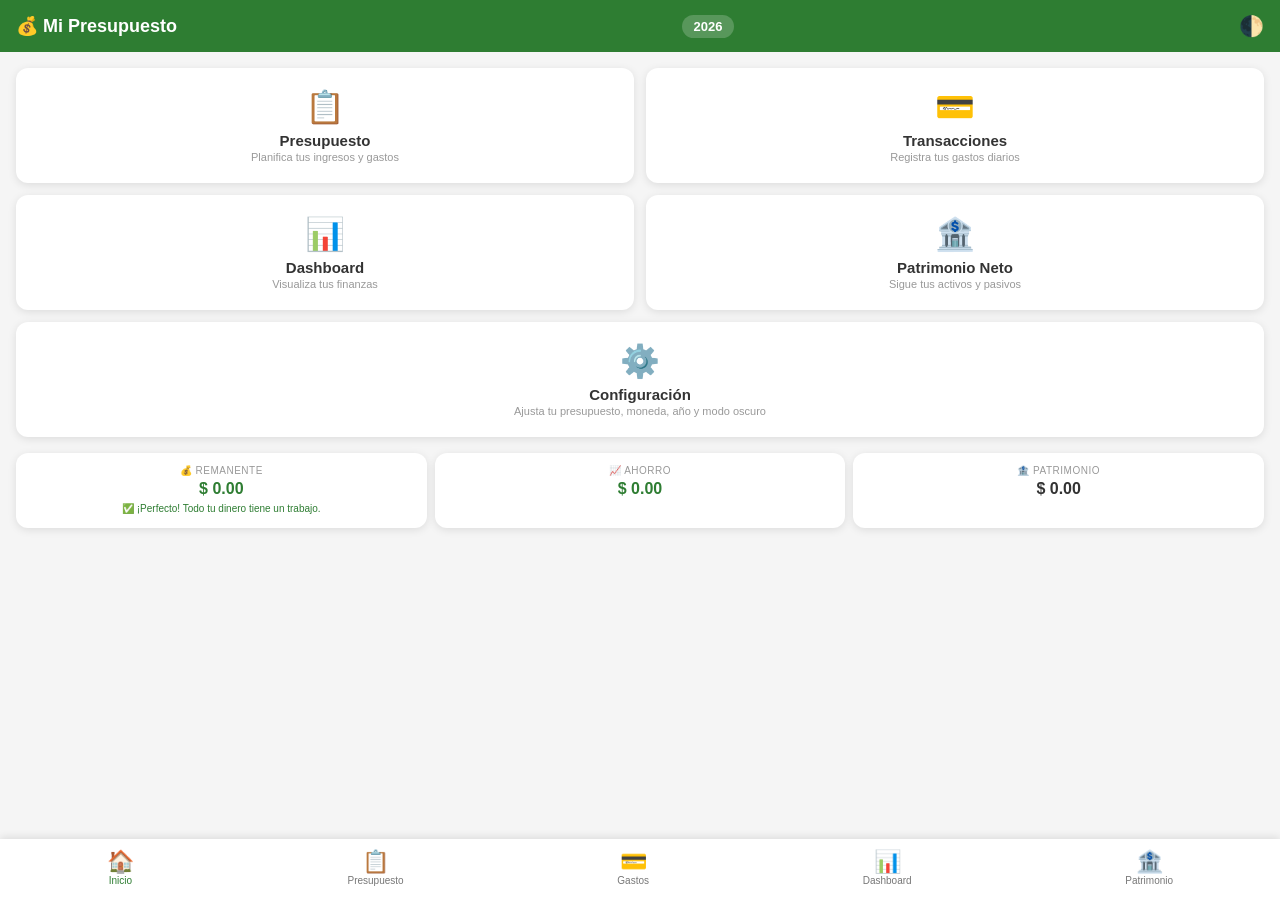
<file: index.html>
<!DOCTYPE html>
<html lang="es">
<head>
    <meta charset="UTF-8">
    <meta name="viewport" content="width=device-width, initial-scale=1.0, maximum-scale=1.0, user-scalable=no">
    <link rel="manifest" href="manifest.json">
    <link rel="stylesheet" href="styles.css">
    <title>Mi Presupuesto Personal</title>
</head>
<body>
    <header class="header">
        <h1>💰 Mi Presupuesto</h1>
        <span class="year" id="anioHeader">2025</span>
        <button onclick="toggleTema()" style="background:none; border:none; color:white; font-size:20px; cursor:pointer;">🌓</button>
    </header>

    <nav class="main-nav">
        <a href="presupuesto.html" class="nav-card">
            <span class="icon">📋</span>
            <h3>Presupuesto</h3>
            <p>Planifica tus ingresos y gastos</p>
        </a>
        <a href="transacciones.html" class="nav-card">
            <span class="icon">💳</span>
            <h3>Transacciones</h3>
            <p>Registra tus gastos diarios</p>
        </a>
        <a href="dashboard.html" class="nav-card">
            <span class="icon">📊</span>
            <h3>Dashboard</h3>
            <p>Visualiza tus finanzas</p>
        </a>
        <a href="patrimonio.html" class="nav-card">
            <span class="icon">🏦</span>
            <h3>Patrimonio Neto</h3>
            <p>Sigue tus activos y pasivos</p>
        </a>
        <a href="configuracion.html" class="nav-card" style="grid-column: span 2;">
            <span class="icon">⚙️</span>
            <h3>Configuración</h3>
            <p>Ajusta tu presupuesto, moneda, año y modo oscuro</p>
        </a>
    </nav>

    <section class="quick-summary">
        <div class="summary-card">
            <span class="label">💰 Remanente</span>
            <span class="value" id="remanente">$0.00</span>
            <small id="remanenteMsg" style="font-size:10px; color:#999;"></small>
        </div>
        <div class="summary-card">
            <span class="label">📈 Ahorro</span>
            <span class="value" id="ahorro">$0.00</span>
        </div>
        <div class="summary-card">
            <span class="label">🏦 Patrimonio</span>
            <span class="value" id="patrimonio">$0.00</span>
        </div>
    </section>

    <nav class="bottom-nav">
        <a href="index.html" class="active"><span class="icon">🏠</span>Inicio</a>
        <a href="presupuesto.html"><span class="icon">📋</span>Presupuesto</a>
        <a href="transacciones.html"><span class="icon">💳</span>Gastos</a>
        <a href="dashboard.html"><span class="icon">📊</span>Dashboard</a>
        <a href="patrimonio.html"><span class="icon">🏦</span>Patrimonio</a>
    </nav>

    <script src="app.js"></script>
    <script>
        document.addEventListener('DOMContentLoaded', async () => {
            await window.app.abrirDB();
            await cargarResumenInicio();
            cargarTemaGuardado();
            await cargarAnioConfigurado();
        });

        async function cargarAnioConfigurado() {
            const anio = await window.app.obtenerConfiguracion('anio');
            if (anio) {
                document.getElementById('anioHeader').textContent = anio;
            } else {
                document.getElementById('anioHeader').textContent = new Date().getFullYear();
            }
        }

        async function cargarResumenInicio() {
            try {
                const fecha = new Date();
                const mes = fecha.getMonth() + 1;
                const anio = await window.app.obtenerConfiguracion('anio') || fecha.getFullYear();
                const transacciones = await window.app.obtenerTransacciones(mes, anio);
                const presupuesto = await window.app.obtenerPresupuesto();
                
                const remanente = window.app.calcularRemanente(transacciones);
                const totales = window.app.calcularTotalesPorCategoria(transacciones);
                const ahorro = (totales.AHORROS || 0) + (totales.INVERSIONES || 0);
                
                const moneda = await window.app.obtenerConfiguracion('moneda') || '$';
                
                document.getElementById('remanente').textContent = window.app.formatearMoneda(remanente, moneda);
                document.getElementById('remanente').className = 'value ' + (remanente >= 0 ? 'positive' : 'negative');
                
                const msg = document.getElementById('remanenteMsg');
                if (remanente === 0) {
                    msg.textContent = '✅ ¡Perfecto! Todo tu dinero tiene un trabajo.';
                    msg.style.color = '#2e7d32';
                } else if (remanente > 0) {
                    msg.textContent = '💡 Te sobra dinero, ¡ahórralo o inviértelo!';
                    msg.style.color = '#1565c0';
                } else {
                    msg.textContent = '⚠️ Estás gastando más de lo que ganas.';
                    msg.style.color = '#c62828';
                }
                
                document.getElementById('ahorro').textContent = window.app.formatearMoneda(ahorro, moneda);
                document.getElementById('ahorro').className = 'value ' + (ahorro >= 0 ? 'positive' : 'negative');
                
                // Patrimonio (simplificado)
                document.getElementById('patrimonio').textContent = window.app.formatearMoneda(0, moneda);
            } catch (error) {
                console.error('Error al cargar resumen:', error);
            }
        }

        function cargarTemaGuardado() {
            const tema = localStorage.getItem('tema');
            if (tema === 'oscuro') {
                document.body.classList.add('dark');
            }
        }

        function toggleTema() {
            document.body.classList.toggle('dark');
            const tema = document.body.classList.contains('dark') ? 'oscuro' : 'claro';
            localStorage.setItem('tema', tema);
        }
    </script>
</body>
</html>
</file>
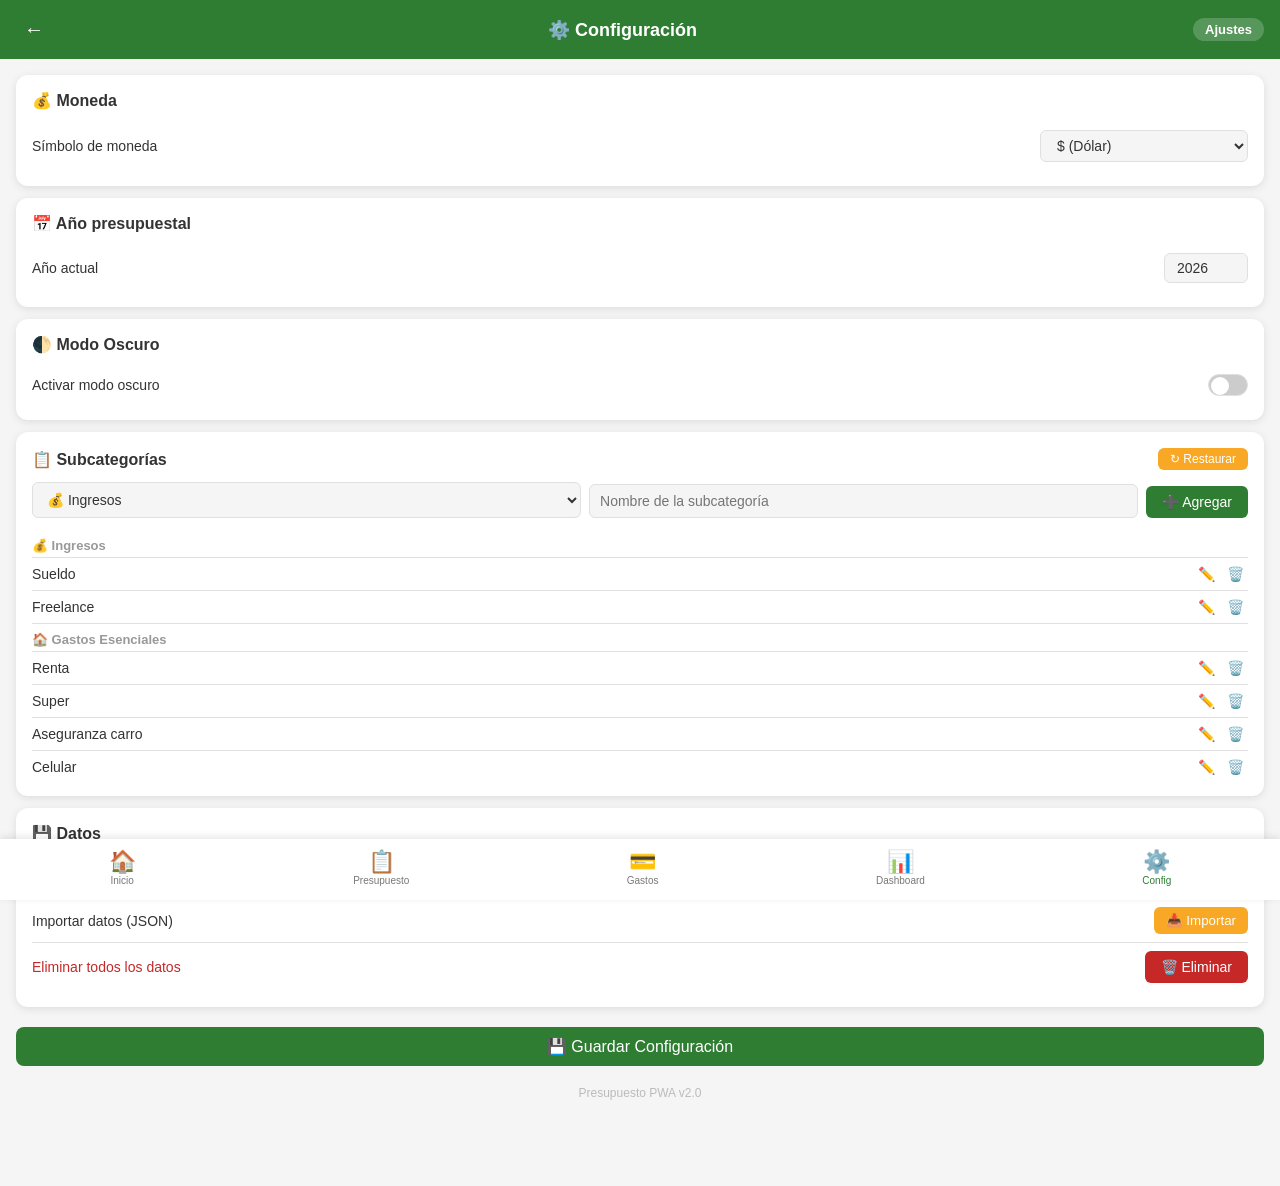
<file: configuracion.html>
<!DOCTYPE html>
<html lang="es">
<head>
    <meta charset="UTF-8">
    <meta name="viewport" content="width=device-width, initial-scale=1.0, maximum-scale=1.0, user-scalable=no">
    <link rel="stylesheet" href="styles.css">
    <title>Configuración</title>
    <style>
        .config-container { padding: 16px; }
        .config-card {
            background: var(--card-bg);
            border-radius: 12px;
            padding: 16px;
            margin-bottom: 12px;
            box-shadow: var(--shadow);
        }
        .config-card h3 {
            font-size: 16px;
            margin-bottom: 12px;
            display: flex;
            justify-content: space-between;
            align-items: center;
        }
        .config-card h3 button {
            background: var(--primary);
            color: white;
            border: none;
            padding: 4px 12px;
            border-radius: 6px;
            font-size: 13px;
            cursor: pointer;
        }
        .config-item {
            display: flex;
            justify-content: space-between;
            align-items: center;
            padding: 8px 0;
            border-bottom: 1px solid var(--border);
        }
        .config-item:last-child { border-bottom: none; }
        .config-item .label { font-size: 14px; color: var(--text); }
        .config-item select,
        .config-item input {
            padding: 6px 12px;
            border: 1px solid var(--border);
            border-radius: 6px;
            font-size: 14px;
            background: var(--bg);
            color: var(--text);
        }
        .config-item .acciones button {
            background: none;
            border: none;
            font-size: 16px;
            cursor: pointer;
            padding: 2px 6px;
        }
        .config-item .acciones .editar { color: var(--info); }
        .config-item .acciones .eliminar { color: var(--danger); }
        .btn-danger {
            background: var(--danger);
            color: white;
            border: none;
            padding: 8px 16px;
            border-radius: 6px;
            font-size: 14px;
            cursor: pointer;
        }
        .btn-danger:active { opacity: 0.8; }
        .btn-success {
            background: var(--primary);
            color: white;
            border: none;
            padding: 10px 20px;
            border-radius: 8px;
            font-size: 16px;
            cursor: pointer;
            width: 100%;
            margin-top: 8px;
        }
        .btn-success:active { opacity: 0.8; }
        .version {
            text-align: center;
            color: #bbb;
            font-size: 12px;
            margin-top: 20px;
        }
        .toggle-label {
            display: flex;
            align-items: center;
            gap: 10px;
            cursor: pointer;
        }
        .toggle-label input[type="checkbox"] {
            width: 40px;
            height: 22px;
            border-radius: 12px;
            appearance: none;
            background: #ccc;
            position: relative;
            transition: 0.3s;
            cursor: pointer;
        }
        .toggle-label input[type="checkbox"]:checked {
            background: var(--primary);
        }
        .toggle-label input[type="checkbox"]::before {
            content: '';
            position: absolute;
            width: 18px;
            height: 18px;
            background: white;
            border-radius: 50%;
            top: 2px;
            left: 2px;
            transition: 0.3s;
        }
        .toggle-label input[type="checkbox"]:checked::before {
            left: 20px;
        }

        /* Estilos para el formulario de nueva subcategoría */
        .sub-form {
            display: grid;
            grid-template-columns: 1fr 1fr auto;
            gap: 8px;
            margin-bottom: 12px;
            align-items: end;
        }
        .sub-form select,
        .sub-form input {
            padding: 8px 10px;
            border: 1px solid var(--border);
            border-radius: 6px;
            font-size: 14px;
            background: var(--bg);
            color: var(--text);
            width: 100%;
        }
        .sub-form button {
            padding: 8px 16px;
            background: var(--primary);
            color: white;
            border: none;
            border-radius: 6px;
            font-size: 14px;
            cursor: pointer;
            white-space: nowrap;
        }
        .sub-form button:active { opacity: 0.8; }

        .sub-lista {
            max-height: 250px;
            overflow-y: auto;
        }
        .sub-lista .sub-item {
            display: flex;
            justify-content: space-between;
            align-items: center;
            padding: 6px 0;
            border-bottom: 1px solid var(--border);
            font-size: 14px;
        }
        .sub-lista .sub-item .cat-tag {
            font-size: 10px;
            color: white;
            background: var(--primary);
            padding: 2px 8px;
            border-radius: 10px;
            margin-right: 8px;
        }
        .sub-lista .sub-item .acciones button {
            background: none;
            border: none;
            font-size: 14px;
            cursor: pointer;
            padding: 2px 4px;
        }
        .sub-lista .sub-item .acciones .editar { color: var(--info); }
        .sub-lista .sub-item .acciones .eliminar { color: var(--danger); }
        .sub-lista .vacio {
            text-align: center;
            color: #999;
            padding: 12px 0;
            font-size: 14px;
        }

        /* Modal de edición simple */
        .modal-overlay {
            display: none;
            position: fixed;
            top: 0;
            left: 0;
            right: 0;
            bottom: 0;
            background: rgba(0,0,0,0.5);
            z-index: 999;
            justify-content: center;
            align-items: center;
        }
        .modal-overlay.active {
            display: flex;
        }
        .modal {
            background: var(--card-bg);
            padding: 24px;
            border-radius: 16px;
            width: 90%;
            max-width: 360px;
            box-shadow: 0 4px 20px rgba(0,0,0,0.3);
        }
        .modal h4 {
            margin-bottom: 12px;
            font-size: 18px;
        }
        .modal input {
            width: 100%;
            padding: 10px 12px;
            border: 1px solid var(--border);
            border-radius: 8px;
            font-size: 16px;
            margin-bottom: 10px;
            background: var(--bg);
            color: var(--text);
        }
        .modal .row {
            display: grid;
            grid-template-columns: 1fr 1fr;
            gap: 8px;
        }
        .modal .row button {
            padding: 10px;
            border: none;
            border-radius: 8px;
            font-size: 16px;
            font-weight: 600;
            cursor: pointer;
        }
        .modal .row .guardar {
            background: var(--primary);
            color: white;
        }
        .modal .row .cancelar {
            background: #ccc;
            color: #333;
        }
        .modal .row .guardar:active,
        .modal .row .cancelar:active { opacity: 0.8; }
    </style>
</head>
<body>
    <header class="header">
        <a href="index.html" style="color:white; text-decoration:none; font-size:20px;">←</a>
        <h1>⚙️ Configuración</h1>
        <span class="year">Ajustes</span>
    </header>

    <div class="config-container">
        <!-- Moneda -->
        <div class="config-card">
            <h3>💰 Moneda</h3>
            <div class="config-item">
                <span class="label">Símbolo de moneda</span>
                <select id="monedaSelect">
                    <option value="$">$ (Dólar)</option>
                    <option value="€">€ (Euro)</option>
                    <option value="£">£ (Libra)</option>
                    <option value="MX$">MX$ (Peso Mexicano)</option>
                    <option value="COP$">COP$ (Peso Colombiano)</option>
                    <option value="ARS$">ARS$ (Peso Argentino)</option>
                    <option value="CLP$">CLP$ (Peso Chileno)</option>
                    <option value="S/.">S/. (Sol Peruano)</option>
                </select>
            </div>
        </div>

        <!-- Año -->
        <div class="config-card">
            <h3>📅 Año presupuestal</h3>
            <div class="config-item">
                <span class="label">Año actual</span>
                <input type="number" id="anioInput" min="2020" max="2030">
            </div>
        </div>

        <!-- Modo oscuro -->
        <div class="config-card">
            <h3>🌓 Modo Oscuro</h3>
            <div class="config-item">
                <span class="label">Activar modo oscuro</span>
                <label class="toggle-label">
                    <input type="checkbox" id="darkModeToggle" onchange="toggleDarkMode()">
                </label>
            </div>
        </div>

        <!-- ============ NUEVO: ADMINISTRACIÓN DE SUBCATEGORÍAS ============ -->
        <div class="config-card">
            <h3>
                📋 Subcategorías
                <button onclick="reiniciarSubcategorias()" style="font-size:12px; background:#f9a825;">↻ Restaurar</button>
            </h3>
            
            <!-- Formulario para agregar nueva -->
            <div class="sub-form">
                <select id="subCategoriaSelect">
                    <option value="INGRESOS">💰 Ingresos</option>
                    <option value="GASTOS_ESENCIALES">🏠 Gastos Esenciales</option>
                    <option value="GASTOS_DISCRECIONALES">🎮 Gastos Discrecionales</option>
                    <option value="PAGO_DEUDAS">💳 Pago Deudas</option>
                    <option value="AHORROS">🏦 Ahorros</option>
                    <option value="INVERSIONES">📈 Inversiones</option>
                </select>
                <input type="text" id="subNombreInput" placeholder="Nombre de la subcategoría">
                <button onclick="agregarSubcategoria()">➕ Agregar</button>
            </div>

            <!-- Lista de subcategorías -->
            <div class="sub-lista" id="subLista">
                <div class="vacio">Cargando...</div>
            </div>
        </div>

        <!-- Datos -->
        <div class="config-card">
            <h3>💾 Datos</h3>
            <div class="config-item">
                <span class="label">Exportar datos (JSON)</span>
                <button onclick="exportarDatos()" style="background:#1565c0; color:white; border:none; padding:6px 12px; border-radius:6px; cursor:pointer;">📤 Exportar</button>
            </div>
            <div class="config-item">
                <span class="label">Importar datos (JSON)</span>
                <button onclick="document.getElementById('importInput').click()" style="background:#f9a825; color:white; border:none; padding:6px 12px; border-radius:6px; cursor:pointer;">📥 Importar</button>
                <input type="file" id="importInput" accept=".json" style="display:none;" onchange="importarDatos(event)">
            </div>
            <div class="config-item" style="border-bottom: none;">
                <span class="label" style="color:var(--danger);">Eliminar todos los datos</span>
                <button class="btn-danger" onclick="eliminarTodosLosDatos()">🗑️ Eliminar</button>
            </div>
        </div>

        <!-- Guardar -->
        <button class="btn-success" onclick="guardarConfiguracion()">💾 Guardar Configuración</button>

        <div class="version">
            Presupuesto PWA v2.0
        </div>
    </div>

    <!-- Modal para editar subcategoría -->
    <div class="modal-overlay" id="editSubModal">
        <div class="modal">
            <h4>✏️ Editar subcategoría</h4>
            <input type="text" id="editSubNombre" placeholder="Nuevo nombre">
            <div class="row">
                <button class="guardar" onclick="guardarEdicionSub()">💾 Guardar</button>
                <button class="cancelar" onclick="cerrarModal()">❌ Cancelar</button>
            </div>
            <input type="hidden" id="editSubId">
        </div>
    </div>

    <nav class="bottom-nav">
        <a href="index.html"><span class="icon">🏠</span>Inicio</a>
        <a href="presupuesto.html"><span class="icon">📋</span>Presupuesto</a>
        <a href="transacciones.html"><span class="icon">💳</span>Gastos</a>
        <a href="dashboard.html"><span class="icon">📊</span>Dashboard</a>
        <a href="configuracion.html" class="active"><span class="icon">⚙️</span>Config</a>
    </nav>

    <script src="app.js"></script>
    <script>
        let subcategorias = [];
        let editandoId = null;

        document.addEventListener('DOMContentLoaded', async () => {
            await window.app.abrirDB();
            await cargarConfiguracion();
            await cargarSubcategorias();
            await window.app.inicializarSubcategorias(); // Si no hay, crea las default
            await cargarSubcategorias();
        });

        // ============ CONFIGURACIÓN ============
        async function cargarConfiguracion() {
            const moneda = await window.app.obtenerConfiguracion('moneda');
            const anio = await window.app.obtenerConfiguracion('anio');
            
            if (moneda) document.getElementById('monedaSelect').value = moneda;
            if (anio) document.getElementById('anioInput').value = anio;
            else document.getElementById('anioInput').value = new Date().getFullYear();

            const tema = localStorage.getItem('tema');
            if (tema === 'oscuro') {
                document.getElementById('darkModeToggle').checked = true;
                document.body.classList.add('dark');
            }
        }

        async function guardarConfiguracion() {
            const moneda = document.getElementById('monedaSelect').value;
            const anio = parseInt(document.getElementById('anioInput').value);

            await window.app.guardarConfiguracion('moneda', moneda);
            await window.app.guardarConfiguracion('anio', anio);
            localStorage.setItem('moneda', moneda);

            alert('✅ Configuración guardada correctamente');
        }

        function toggleDarkMode() {
            const checked = document.getElementById('darkModeToggle').checked;
            if (checked) {
                document.body.classList.add('dark');
                localStorage.setItem('tema', 'oscuro');
            } else {
                document.body.classList.remove('dark');
                localStorage.setItem('tema', 'claro');
            }
        }

        // ============ SUBCATEGORÍAS ============
        async function cargarSubcategorias() {
            subcategorias = await window.app.obtenerSubcategorias();
            renderizarSubcategorias();
        }

        function renderizarSubcategorias() {
            const container = document.getElementById('subLista');
            
            if (subcategorias.length === 0) {
                container.innerHTML = '<div class="vacio">No hay subcategorías. Agrega una arriba.</div>';
                return;
            }

            // Agrupar por categoría
            const categorias = {};
            subcategorias.forEach(s => {
                if (!categorias[s.categoria]) categorias[s.categoria] = [];
                categorias[s.categoria].push(s);
            });

            let html = '';
            const emojis = {
                'INGRESOS': '💰',
                'GASTOS_ESENCIALES': '🏠',
                'GASTOS_DISCRECIONALES': '🎮',
                'PAGO_DEUDAS': '💳',
                'AHORROS': '🏦',
                'INVERSIONES': '📈'
            };
            const nombres = {
                'INGRESOS': 'Ingresos',
                'GASTOS_ESENCIALES': 'Gastos Esenciales',
                'GASTOS_DISCRECIONALES': 'Gastos Discrecionales',
                'PAGO_DEUDAS': 'Pago Deudas',
                'AHORROS': 'Ahorros',
                'INVERSIONES': 'Inversiones'
            };

            for (const cat in categorias) {
                html += `<div style="font-weight:600; font-size:13px; color:#999; margin-top:8px; border-bottom:1px solid var(--border); padding-bottom:4px;">${emojis[cat] || '📌'} ${nombres[cat] || cat}</div>`;
                categorias[cat].forEach(s => {
                    html += `
                        <div class="sub-item">
                            <span>${s.nombre}</span>
                            <span class="acciones">
                                <button class="editar" onclick="abrirModalEditar(${s.id}, '${s.nombre}')">✏️</button>
                                <button class="eliminar" onclick="eliminarSubcategoria(${s.id})">🗑️</button>
                            </span>
                        </div>
                    `;
                });
            }

            container.innerHTML = html;
        }

        async function agregarSubcategoria() {
            const categoria = document.getElementById('subCategoriaSelect').value;
            const nombre = document.getElementById('subNombreInput').value.trim();
            
            if (!nombre) {
                alert('Por favor ingresa un nombre para la subcategoría');
                return;
            }

            // Verificar si ya existe
            const existe = subcategorias.some(s => s.nombre.toLowerCase() === nombre.toLowerCase());
            if (existe) {
                alert('⚠️ Esta subcategoría ya existe');
                return;
            }

            await window.app.guardarSubcategoria(categoria, nombre, 0);
            document.getElementById('subNombreInput').value = '';
            await cargarSubcategorias();
            alert('✅ Subcategoría agregada correctamente');
        }

        function abrirModalEditar(id, nombreActual) {
            editandoId = id;
            document.getElementById('editSubId').value = id;
            document.getElementById('editSubNombre').value = nombreActual;
            document.getElementById('editSubModal').classList.add('active');
        }

        function cerrarModal() {
            document.getElementById('editSubModal').classList.remove('active');
            editandoId = null;
        }

        async function guardarEdicionSub() {
            const id = parseInt(document.getElementById('editSubId').value);
            const nuevoNombre = document.getElementById('editSubNombre').value.trim();
            
            if (!nuevoNombre) {
                alert('El nombre no puede estar vacío');
                return;
            }

            const item = subcategorias.find(s => s.id === id);
            if (!item) return;

            // Verificar que no exista otra con el mismo nombre
            const existe = subcategorias.some(s => s.id !== id && s.nombre.toLowerCase() === nuevoNombre.toLowerCase());
            if (existe) {
                alert('⚠️ Ya existe una subcategoría con ese nombre');
                return;
            }

            // Eliminar la antigua y crear la nueva
            await window.app.eliminarSubcategoria(id);
            await window.app.guardarSubcategoria(item.categoria, nuevoNombre, item.monto || 0);
            
            cerrarModal();
            await cargarSubcategorias();
            alert('✅ Subcategoría actualizada correctamente');
        }

        async function eliminarSubcategoria(id) {
            const item = subcategorias.find(s => s.id === id);
            if (!item) return;
            
            if (!confirm(`¿Eliminar la subcategoría "${item.nombre}"? Esto eliminará también su presupuesto asociado.`)) return;
            
            await window.app.eliminarSubcategoria(id);
            await cargarSubcategorias();
            alert('🗑️ Subcategoría eliminada');
        }

        async function reiniciarSubcategorias() {
            if (!confirm('⚠️ Esto restaurará todas las subcategorías a los valores predeterminados. ¿Continuar?')) return;
            
            // Eliminar todas las subcategorías existentes
            for (const s of subcategorias) {
                await window.app.eliminarSubcategoria(s.id);
            }
            
            // Inicializar con las predeterminadas
            await window.app.inicializarSubcategorias();
            await cargarSubcategorias();
            alert('✅ Subcategorías restauradas correctamente');
        }

        // ============ DATOS ============
        async function exportarDatos() {
            const tx = window.app.db.transaction(['presupuesto', 'transacciones', 'patrimonio', 'subcategorias'], 'readonly');
            
            const presupuesto = await new Promise(resolve => {
                const req = tx.objectStore('presupuesto').getAll();
                req.onsuccess = () => resolve(req.result);
            });
            
            const transacciones = await new Promise(resolve => {
                const req = tx.objectStore('transacciones').getAll();
                req.onsuccess = () => resolve(req.result);
            });
            
            const patrimonio = await new Promise(resolve => {
                const req = tx.objectStore('patrimonio').getAll();
                req.onsuccess = () => resolve(req.result);
            });

            const subcategorias = await new Promise(resolve => {
                const req = tx.objectStore('subcategorias').getAll();
                req.onsuccess = () => resolve(req.result);
            });

            const data = { presupuesto, transacciones, patrimonio, subcategorias };
            const blob = new Blob([JSON.stringify(data, null, 2)], { type: 'application/json' });
            const url = URL.createObjectURL(blob);
            const a = document.createElement('a');
            a.href = url;
            a.download = `presupuesto_backup_${new Date().toISOString().split('T')[0]}.json`;
            a.click();
            URL.revokeObjectURL(url);
        }

        async function importarDatos(event) {
            const file = event.target.files[0];
            if (!file) return;

            const reader = new FileReader();
            reader.onload = async (e) => {
                try {
                    const data = JSON.parse(e.target.result);
                    
                    if (!confirm('⚠️ Esto sobrescribirá todos tus datos actuales. ¿Continuar?')) return;

                    const tx = window.app.db.transaction(['presupuesto', 'transacciones', 'patrimonio', 'subcategorias'], 'readwrite');
                    
                    tx.objectStore('presupuesto').clear();
                    tx.objectStore('transacciones').clear();
                    tx.objectStore('patrimonio').clear();
                    tx.objectStore('subcategorias').clear();

                    if (data.presupuesto) {
                        data.presupuesto.forEach(item => tx.objectStore('presupuesto').add(item));
                    }
                    if (data.transacciones) {
                        data.transacciones.forEach(item => tx.objectStore('transacciones').add(item));
                    }
                    if (data.patrimonio) {
                        data.patrimonio.forEach(item => tx.objectStore('patrimonio').add(item));
                    }
                    if (data.subcategorias) {
                        data.subcategorias.forEach(item => tx.objectStore('subcategorias').add(item));
                    }

                    alert('✅ Datos importados correctamente');
                    location.reload();
                } catch (error) {
                    alert('❌ Error al importar: ' + error.message);
                }
            };
            reader.readAsText(file);
        }

        async function eliminarTodosLosDatos() {
            if (!confirm('⚠️ ¿Estás SEGURO? Esto eliminará TODOS tus datos (presupuesto, transacciones, patrimonio y subcategorías). Esta acción no se puede deshacer.')) return;
            if (!confirm('⚠️ Última advertencia: ¿Realmente quieres eliminar todo?')) return;

            const tx = window.app.db.transaction(['presupuesto', 'transacciones', 'patrimonio', 'subcategorias'], 'readwrite');
            tx.objectStore('presupuesto').clear();
            tx.objectStore('transacciones').clear();
            tx.objectStore('patrimonio').clear();
            tx.objectStore('subcategorias').clear();

            alert('🗑️ Todos los datos han sido eliminados');
            location.reload();
        }
    </script>
</body>
</html>
</file>
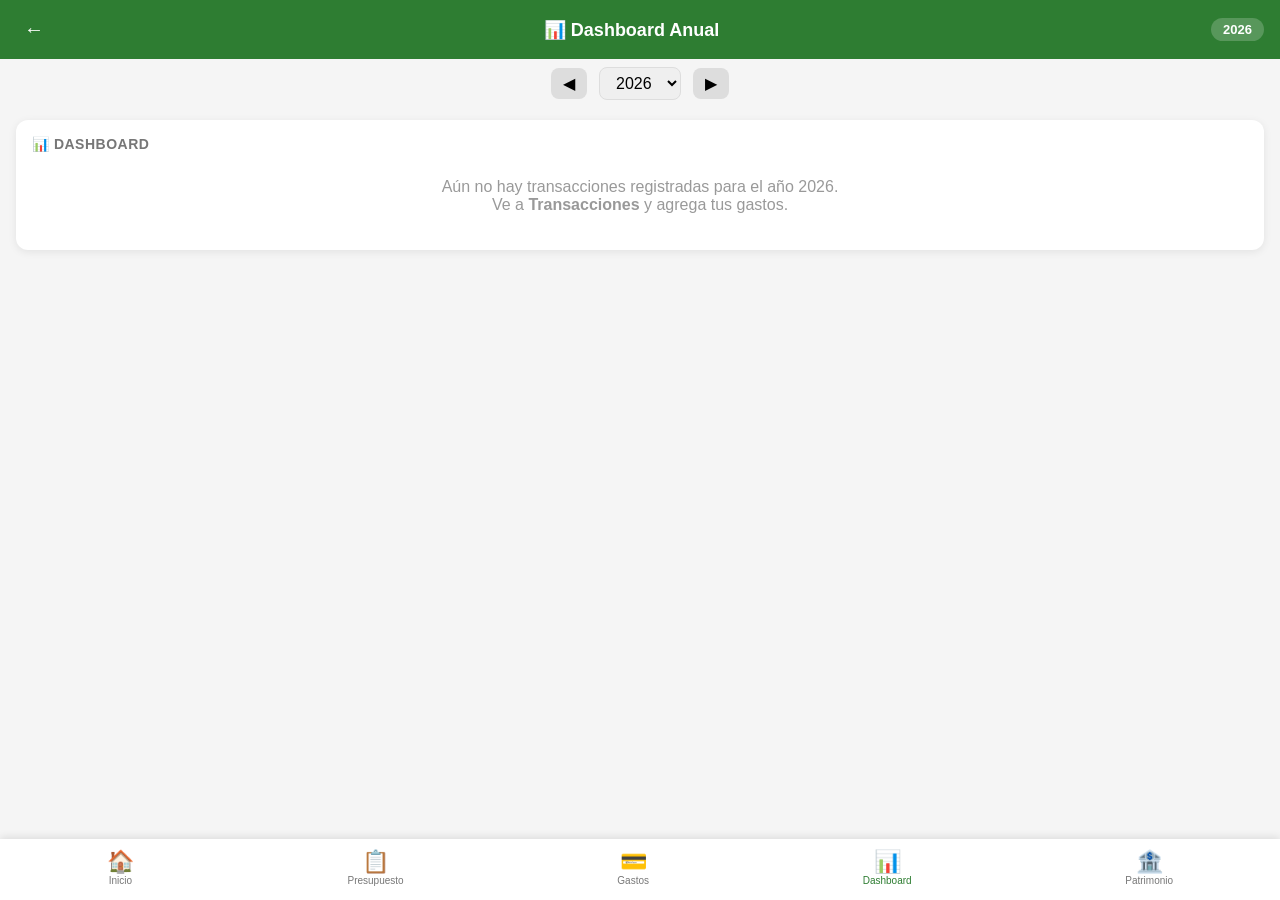
<file: dashboard.html>
<!DOCTYPE html>
<html lang="es">
<head>
    <meta charset="UTF-8">
    <meta name="viewport" content="width=device-width, initial-scale=1.0, maximum-scale=1.0, user-scalable=no">
    <link rel="stylesheet" href="styles.css">
    <title>Dashboard Anual</title>
    <style>
        .dashboard-container { padding: 12px 16px; }
        .dashboard-card {
            background: white;
            border-radius: 12px;
            padding: 16px;
            margin-bottom: 12px;
            box-shadow: 0 2px 8px rgba(0,0,0,0.08);
        }
        .dashboard-card h3 {
            font-size: 14px;
            color: #777;
            margin-bottom: 6px;
            text-transform: uppercase;
            letter-spacing: 0.5px;
        }
        .dashboard-card .value {
            font-size: 24px;
            font-weight: 700;
        }
        .dashboard-card .value.positive { color: #2e7d32; }
        .dashboard-card .value.negative { color: #c62828; }
        .dashboard-grid {
            display: grid;
            grid-template-columns: 1fr 1fr 1fr;
            gap: 10px;
            margin-bottom: 12px;
        }
        .stat-item {
            text-align: center;
            padding: 10px;
            border-radius: 8px;
            background: #f8f9fa;
        }
        .stat-item .label {
            font-size: 10px;
            color: #999;
            text-transform: uppercase;
        }
        .stat-item .number {
            font-size: 18px;
            font-weight: 600;
            display: block;
        }
        .stat-item .number.income { color: #2e7d32; }
        .stat-item .number.expense { color: #c62828; }
        .stat-item .number.savings { color: #1565c0; }
        .month-row {
            display: grid;
            grid-template-columns: 70px repeat(4, 1fr);
            gap: 4px;
            padding: 6px 0;
            border-bottom: 1px solid #f0f0f0;
            font-size: 13px;
            align-items: center;
        }
        .month-row.header {
            font-weight: 600;
            color: #777;
            font-size: 11px;
            text-transform: uppercase;
            border-bottom: 2px solid #ddd;
        }
        .month-row .month-name { font-weight: 500; }
        .month-row .amount { text-align: right; font-size: 12px; }
        .month-row .amount.income { color: #2e7d32; }
        .month-row .amount.expense { color: #c62828; }
        .month-row .amount.remanente { font-weight: 600; }
        .no-data { text-align: center; color: #999; padding: 30px 0; font-size: 14px; }
        .selector-anio {
            display: flex;
            justify-content: center;
            gap: 12px;
            padding: 8px 16px;
            align-items: center;
        }
        .selector-anio select {
            padding: 6px 12px;
            border-radius: 8px;
            border: 1px solid #ddd;
            font-size: 16px;
        }
    </style>
</head>
<body>
    <header class="header">
        <a href="index.html" style="color:white; text-decoration:none; font-size:20px;">←</a>
        <h1>📊 Dashboard Anual</h1>
        <span class="year" id="anioDisplay">2025</span>
    </header>

    <div class="selector-anio">
        <button onclick="cambiarAnioDashboard(-1)" style="padding:6px 12px; background:#ddd; border:none; border-radius:8px; font-size:16px;">◀</button>
        <select id="selectorAnioDashboard" onchange="cargarDashboardPorAnio(this.value)">
            <option value="2025">2025</option>
            <option value="2026">2026</option>
            <option value="2027">2027</option>
        </select>
        <button onclick="cambiarAnioDashboard(1)" style="padding:6px 12px; background:#ddd; border:none; border-radius:8px; font-size:16px;">▶</button>
    </div>

    <div class="dashboard-container" id="dashboardContent">
        <div class="no-data">Cargando datos...</div>
    </div>

    <nav class="bottom-nav">
        <a href="index.html"><span class="icon">🏠</span>Inicio</a>
        <a href="presupuesto.html"><span class="icon">📋</span>Presupuesto</a>
        <a href="transacciones.html"><span class="icon">💳</span>Gastos</a>
        <a href="dashboard.html" class="active"><span class="icon">📊</span>Dashboard</a>
        <a href="patrimonio.html"><span class="icon">🏦</span>Patrimonio</a>
    </nav>

    <script src="app.js"></script>
    <script>
        let anioDashboard = new Date().getFullYear();

        document.addEventListener('DOMContentLoaded', async () => {
            await window.app.abrirDB();
            const anioConfig = await window.app.obtenerConfiguracion('anio');
            if (anioConfig) anioDashboard = parseInt(anioConfig);
            document.getElementById('selectorAnioDashboard').value = anioDashboard;
            await cargarDashboard(anioDashboard);
        });

        async function cargarDashboard(anio) {
            const container = document.getElementById('dashboardContent');
            document.getElementById('anioDisplay').textContent = anio;

            const meses = [1, 2, 3, 4, 5, 6, 7, 8, 9, 10, 11, 12];
            const nombres = ['Ene', 'Feb', 'Mar', 'Abr', 'May', 'Jun', 'Jul', 'Ago', 'Sep', 'Oct', 'Nov', 'Dic'];
            let totalIngresosAnual = 0;
            let totalGastosAnual = 0;
            let totalAhorroAnual = 0;
            let datosMensuales = [];
            const moneda = await window.app.obtenerConfiguracion('moneda') || '$';

            for (let i = 0; i < meses.length; i++) {
                const trans = await window.app.obtenerTransacciones(meses[i], anio);
                const totales = window.app.calcularTotalesPorCategoria(trans);
                const ingresos = totales.INGRESOS || 0;
                const gastos = (totales.GASTOS_ESENCIALES || 0) + 
                              (totales.GASTOS_DISCRECIONALES || 0) + 
                              (totales.PAGO_DEUDAS || 0);
                const ahorro = (totales.AHORROS || 0) + (totales.INVERSIONES || 0);
                const remanente = ingresos - gastos - ahorro;

                datosMensuales.push({ mes: meses[i], ingresos, gastos, ahorro, remanente });
                totalIngresosAnual += ingresos;
                totalGastosAnual += gastos;
                totalAhorroAnual += ahorro;
            }

            const remanenteAnual = totalIngresosAnual - totalGastosAnual - totalAhorroAnual;
            const tasaAhorro = totalIngresosAnual > 0 ? (totalAhorroAnual / totalIngresosAnual * 100) : 0;

            // Verificar si hay datos
            const tieneDatos = datosMensuales.some(d => d.ingresos > 0 || d.gastos > 0);

            if (!tieneDatos) {
                container.innerHTML = `
                    <div class="dashboard-card">
                        <h3>📊 Dashboard</h3>
                        <p style="color:#999; text-align:center; padding:20px;">
                            Aún no hay transacciones registradas para el año ${anio}.<br>
                            Ve a <strong>Transacciones</strong> y agrega tus gastos.
                        </p>
                    </div>
                `;
                return;
            }

            let html = '';

            // Tarjetas de resumen
            html += `
                <div class="dashboard-grid">
                    <div class="stat-item">
                        <span class="label">💰 Ingresos</span>
                        <span class="number income">${window.app.formatearMoneda(totalIngresosAnual, moneda)}</span>
                    </div>
                    <div class="stat-item">
                        <span class="label">💸 Gastos</span>
                        <span class="number expense">${window.app.formatearMoneda(totalGastosAnual, moneda)}</span>
                    </div>
                    <div class="stat-item">
                        <span class="label">📈 Ahorro</span>
                        <span class="number savings">${window.app.formatearMoneda(totalAhorroAnual, moneda)} (${tasaAhorro.toFixed(1)}%)</span>
                    </div>
                </div>
            `;

            // Remanente anual
            html += `
                <div class="dashboard-card">
                    <h3>📊 Remanente Anual</h3>
                    <div class="value ${remanenteAnual >= 0 ? 'positive' : 'negative'}">
                        ${window.app.formatearMoneda(remanenteAnual, moneda)}
                    </div>
                    <small style="color:#999;">
                        ${remanenteAnual >= 0 ? '✅ ¡Excelente! Todo tu dinero tiene un trabajo.' : '⚠️ Estás gastando más de lo que ingresas.'}
                    </small>
                </div>
            `;

            // Tabla mensual
            html += `
                <div class="dashboard-card">
                    <h3>📅 Resumen Mensual</h3>
                    <div class="month-row header">
                        <span>Mes</span>
                        <span>Ingresos</span>
                        <span>Gastos</span>
                        <span>Ahorro</span>
                        <span>Remanente</span>
                    </div>
            `;

            datosMensuales.forEach(d => {
                const rem = d.ingresos - d.gastos - d.ahorro;
                html += `
                    <div class="month-row">
                        <span class="month-name">${nombres[d.mes - 1]}</span>
                        <span class="amount income">${window.app.formatearMoneda(d.ingresos, moneda)}</span>
                        <span class="amount expense">${window.app.formatearMoneda(d.gastos, moneda)}</span>
                        <span class="amount savings">${window.app.formatearMoneda(d.ahorro, moneda)}</span>
                        <span class="amount remanente" style="color: ${rem >= 0 ? '#2e7d32' : '#c62828'}">
                            ${window.app.formatearMoneda(rem, moneda)}
                        </span>
                    </div>
                `;
            });

            html += `</div>`;
            container.innerHTML = html;
        }

        function cambiarAnioDashboard(delta) {
            anioDashboard += delta;
            document.getElementById('selectorAnioDashboard').value = anioDashboard;
            cargarDashboard(anioDashboard);
        }

        function cargarDashboardPorAnio(anio) {
            anioDashboard = parseInt(anio);
            cargarDashboard(anioDashboard);
        }
    </script>
</body>
</html>
</file>
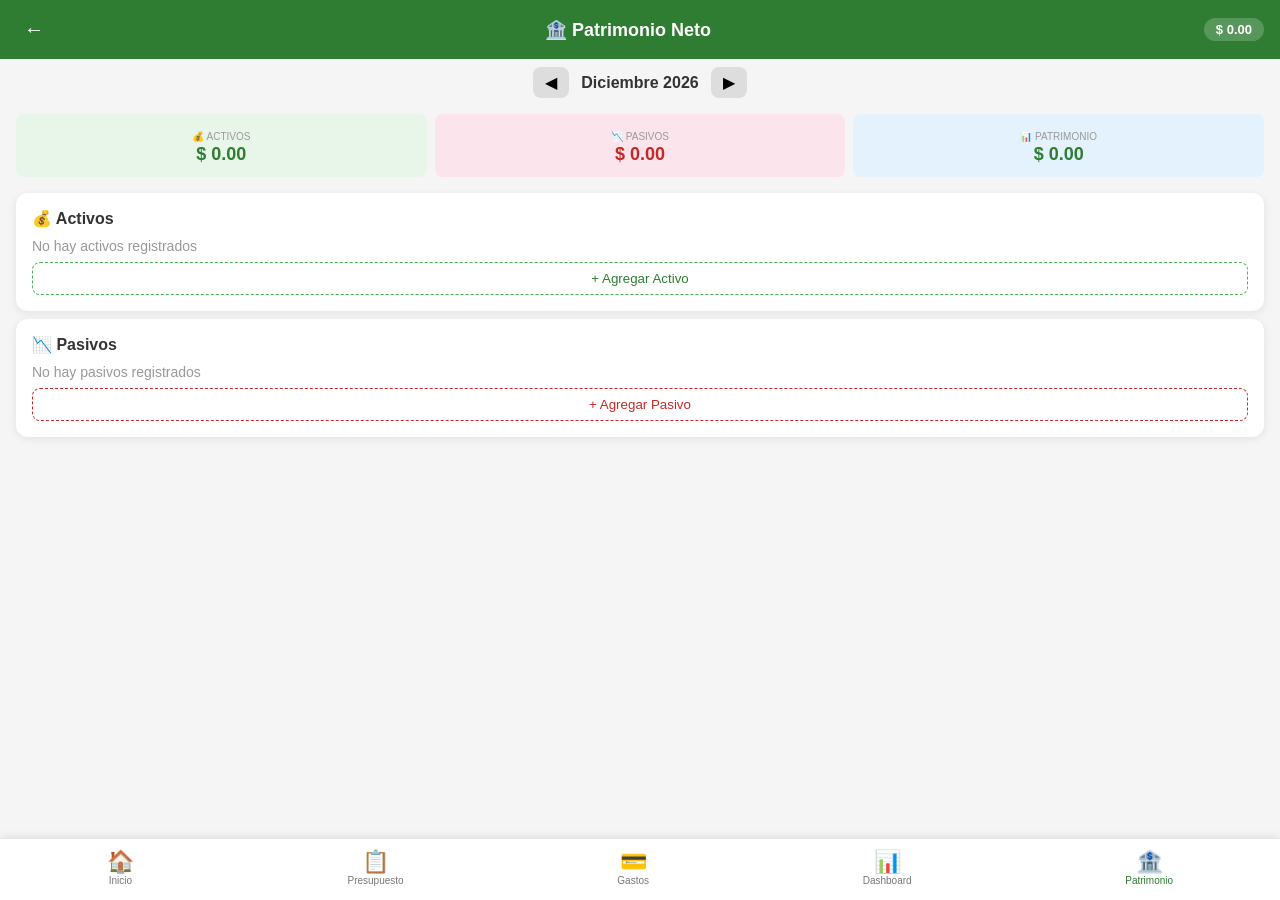
<file: patrimonio.html>
<!DOCTYPE html>
<html lang="es">
<head>
    <meta charset="UTF-8">
    <meta name="viewport" content="width=device-width, initial-scale=1.0, maximum-scale=1.0, user-scalable=no">
    <link rel="stylesheet" href="styles.css">
    <title>Patrimonio Neto</title>
    <style>
        .patrimonio-section {
            background: white;
            border-radius: 12px;
            padding: 16px;
            margin: 8px 16px;
            box-shadow: 0 2px 8px rgba(0,0,0,0.08);
        }
        .patrimonio-section h3 {
            font-size: 16px;
            margin-bottom: 10px;
        }
        .patrimonio-item {
            display: flex;
            justify-content: space-between;
            align-items: center;
            padding: 6px 0;
            border-bottom: 1px solid #f5f5f5;
            font-size: 14px;
        }
        .patrimonio-item input[type="number"] {
            width: 90px;
            padding: 4px 8px;
            border: 1px solid #ddd;
            border-radius: 6px;
            font-size: 14px;
            text-align: right;
        }
        .patrimonio-item button {
            background: none;
            border: none;
            color: #c62828;
            font-size: 16px;
            cursor: pointer;
        }
        .btn-agregar {
            width: 100%;
            padding: 8px;
            background: none;
            border: 1px dashed #4caf50;
            border-radius: 8px;
            margin-top: 8px;
            cursor: pointer;
            color: #2e7d32;
            font-weight: 500;
        }
        .btn-agregar.danger {
            border-color: #c62828;
            color: #c62828;
        }
        .patrimonio-resumen {
            display: grid;
            grid-template-columns: 1fr 1fr 1fr;
            gap: 8px;
            padding: 8px 16px;
        }
        .patrimonio-resumen .box {
            padding: 12px;
            border-radius: 8px;
            text-align: center;
        }
        .patrimonio-resumen .box.activos { background: #e8f5e9; }
        .patrimonio-resumen .box.pasivos { background: #fce4ec; }
        .patrimonio-resumen .box.patrimonio { background: #e3f2fd; }
        .patrimonio-resumen .box .label { font-size: 10px; color: #999; text-transform: uppercase; }
        .patrimonio-resumen .box .value { font-size: 18px; font-weight: 700; display: block; }
        .patrimonio-resumen .box .value.positive { color: #2e7d32; }
        .patrimonio-resumen .box .value.negative { color: #c62828; }
        .selector-mes-patrimonio {
            display: flex;
            justify-content: center;
            gap: 12px;
            padding: 8px 16px;
            align-items: center;
        }
        .selector-mes-patrimonio button {
            padding: 6px 12px;
            background: #ddd;
            border: none;
            border-radius: 8px;
            font-size: 16px;
            cursor: pointer;
        }
        .selector-mes-patrimonio span {
            font-weight: bold;
            font-size: 16px;
        }
    </style>
</head>
<body>
    <header class="header">
        <a href="index.html" style="color:white; text-decoration:none; font-size:20px;">←</a>
        <h1>🏦 Patrimonio Neto</h1>
        <span class="year" id="patrimonioTotal">$0.00</span>
    </header>

    <div class="selector-mes-patrimonio">
        <button onclick="cambiarMesPatrimonio(-1)">◀</button>
        <span id="mesPatrimonioDisplay">Enero 2025</span>
        <button onclick="cambiarMesPatrimonio(1)">▶</button>
    </div>

    <div class="patrimonio-resumen" id="patrimonioResumen">
        <div class="box activos">
            <span class="label">💰 Activos</span>
            <span class="value positive" id="totalActivos">$0.00</span>
        </div>
        <div class="box pasivos">
            <span class="label">📉 Pasivos</span>
            <span class="value negative" id="totalPasivos">$0.00</span>
        </div>
        <div class="box patrimonio">
            <span class="label">📊 Patrimonio</span>
            <span class="value" id="patrimonioNeto">$0.00</span>
        </div>
    </div>

    <div class="patrimonio-section" id="activosSection">
        <h3>💰 Activos</h3>
        <div id="activosContainer"></div>
        <button class="btn-agregar" onclick="agregarActivo()">+ Agregar Activo</button>
    </div>

    <div class="patrimonio-section" id="pasivosSection">
        <h3>📉 Pasivos</h3>
        <div id="pasivosContainer"></div>
        <button class="btn-agregar danger" onclick="agregarPasivo()">+ Agregar Pasivo</button>
    </div>

    <nav class="bottom-nav">
        <a href="index.html"><span class="icon">🏠</span>Inicio</a>
        <a href="presupuesto.html"><span class="icon">📋</span>Presupuesto</a>
        <a href="transacciones.html"><span class="icon">💳</span>Gastos</a>
        <a href="dashboard.html"><span class="icon">📊</span>Dashboard</a>
        <a href="patrimonio.html" class="active"><span class="icon">🏦</span>Patrimonio</a>
    </nav>

    <script src="app.js"></script>
    <script>
        let mesPatrimonio = new Date().getMonth() + 1;
        let anioPatrimonio = new Date().getFullYear();
        let activos = [];
        let pasivos = [];

        document.addEventListener('DOMContentLoaded', async () => {
            await window.app.abrirDB();
            const anioConfig = await window.app.obtenerConfiguracion('anio');
            if (anioConfig) anioPatrimonio = parseInt(anioConfig);
            actualizarMesDisplayPatrimonio();
            await cargarPatrimonio();
        });

        function actualizarMesDisplayPatrimonio() {
            const meses = ['Enero', 'Febrero', 'Marzo', 'Abril', 'Mayo', 'Junio', 
                          'Julio', 'Agosto', 'Septiembre', 'Octubre', 'Noviembre', 'Diciembre'];
            document.getElementById('mesPatrimonioDisplay').textContent = `${meses[mesPatrimonio - 1]} ${anioPatrimonio}`;
        }

        async function cargarPatrimonio() {
            // Para activos: mes normal, para pasivos: mes + 100 para diferenciar
            activos = await window.app.obtenerPatrimonio(mesPatrimonio);
            pasivos = await window.app.obtenerPatrimonio(mesPatrimonio + 100);
            
            renderizarActivos();
            renderizarPasivos();
            actualizarResumenPatrimonio();
        }

        function renderizarActivos() {
            const container = document.getElementById('activosContainer');
            container.innerHTML = '';
            const moneda = localStorage.getItem('moneda') || '$';
            
            if (activos.length === 0) {
                container.innerHTML = '<p style="color:#999; font-size:14px;">No hay activos registrados</p>';
                return;
            }
            
            activos.forEach(a => {
                const div = document.createElement('div');
                div.className = 'patrimonio-item';
                div.innerHTML = `
                    <span>${a.subcategoria}</span>
                    <span>
                        <input type="number" value="${a.monto}" 
                               onchange="actualizarActivo(${a.id}, this.value)">
                        <button onclick="eliminarPatrimonio(${a.id})">🗑️</button>
                    </span>
                `;
                container.appendChild(div);
            });
        }

        function renderizarPasivos() {
            const container = document.getElementById('pasivosContainer');
            container.innerHTML = '';
            
            if (pasivos.length === 0) {
                container.innerHTML = '<p style="color:#999; font-size:14px;">No hay pasivos registrados</p>';
                return;
            }
            
            pasivos.forEach(p => {
                const div = document.createElement('div');
                div.className = 'patrimonio-item';
                div.innerHTML = `
                    <span>${p.subcategoria}</span>
                    <span>
                        <input type="number" value="${p.monto}" 
                               onchange="actualizarPasivo(${p.id}, this.value)">
                        <button onclick="eliminarPatrimonio(${p.id})">🗑️</button>
                    </span>
                `;
                container.appendChild(div);
            });
        }

        function actualizarResumenPatrimonio() {
            const totalActivos = activos.reduce((sum, a) => sum + a.monto, 0);
            const totalPasivos = pasivos.reduce((sum, p) => sum + p.monto, 0);
            const patrimonio = totalActivos - totalPasivos;
            const moneda = localStorage.getItem('moneda') || '$';
            
            document.getElementById('totalActivos').textContent = window.app.formatearMoneda(totalActivos, moneda);
            document.getElementById('totalPasivos').textContent = window.app.formatearMoneda(totalPasivos, moneda);
            document.getElementById('patrimonioNeto').textContent = window.app.formatearMoneda(patrimonio, moneda);
            document.getElementById('patrimonioTotal').textContent = window.app.formatearMoneda(patrimonio, moneda);
            document.getElementById('patrimonioNeto').className = 'value ' + (patrimonio >= 0 ? 'positive' : 'negative');
        }

        async function agregarActivo() {
            const nombre = prompt('Nombre del activo (ej: Cuenta de Ahorros, Casa, etc.):');
            if (!nombre) return;
            const monto = parseFloat(prompt('Monto en ' + (localStorage.getItem('moneda') || '$') + ':'));
            if (isNaN(monto) || monto < 0) return;
            
            await window.app.guardarPatrimonio({
                mes: mesPatrimonio,
                tipo: 'ACTIVO',
                subcategoria: nombre,
                monto: monto
            });
            await cargarPatrimonio();
        }

        async function agregarPasivo() {
            const nombre = prompt('Nombre del pasivo (ej: Tarjeta de Crédito, Préstamo, etc.):');
            if (!nombre) return;
            const monto = parseFloat(prompt('Monto en ' + (localStorage.getItem('moneda') || '$') + ':'));
            if (isNaN(monto) || monto < 0) return;
            
            await window.app.guardarPatrimonio({
                mes: mesPatrimonio + 100,
                tipo: 'PASIVO',
                subcategoria: nombre,
                monto: monto
            });
            await cargarPatrimonio();
        }

        async function actualizarActivo(id, nuevoMonto) {
            const item = activos.find(a => a.id === id);
            if (item) {
                item.monto = parseFloat(nuevoMonto) || 0;
                await window.app.guardarPatrimonio({
                    mes: mesPatrimonio,
                    tipo: 'ACTIVO',
                    subcategoria: item.subcategoria,
                    monto: item.monto
                });
                await cargarPatrimonio();
            }
        }

        async function actualizarPasivo(id, nuevoMonto) {
            const item = pasivos.find(p => p.id === id);
            if (item) {
                item.monto = parseFloat(nuevoMonto) || 0;
                await window.app.guardarPatrimonio({
                    mes: mesPatrimonio + 100,
                    tipo: 'PASIVO',
                    subcategoria: item.subcategoria,
                    monto: item.monto
                });
                await cargarPatrimonio();
            }
        }

        async function eliminarPatrimonio(id) {
            if (confirm('¿Eliminar este ítem?')) {
                await window.app.eliminarPatrimonio(id);
                await cargarPatrimonio();
            }
        }

        function cambiarMesPatrimonio(delta) {
            mesPatrimonio += delta;
            if (mesPatrimonio > 12) { mesPatrimonio = 1; anioPatrimonio++; }
            if (mesPatrimonio < 1) { mesPatrimonio = 12; anioPatrimonio--; }
            actualizarMesDisplayPatrimonio();
            cargarPatrimonio();
        }
    </script>
</body>
</html>
</file>
<file: styles.css>
/* ============================================
   ESTILOS GLOBALES
   ============================================ */
:root {
    --primary: #2e7d32;
    --primary-light: #4caf50;
    --primary-dark: #1b5e20;
    --danger: #c62828;
    --warning: #f9a825;
    --info: #1565c0;
    --gray: #f5f5f5;
    --shadow: 0 2px 8px rgba(0,0,0,0.1);
    --radius: 12px;
    --bg: #f5f5f5;
    --card-bg: #ffffff;
    --text: #333333;
    --border: #e0e0e0;
}

* {
    margin: 0;
    padding: 0;
    box-sizing: border-box;
}

body {
    font-family: -apple-system, BlinkMacSystemFont, 'Segoe UI', Roboto, sans-serif;
    background: var(--bg);
    color: var(--text);
    padding-bottom: 70px;
    min-height: 100vh;
    touch-action: manipulation;
    transition: background 0.3s, color 0.3s;
}

/* ============================================
   MODO OSCURO
   ============================================ */
body.dark {
    --bg: #1a1a2e;
    --card-bg: #16213e;
    --text: #e0e0e0;
    --border: #2a2a4a;
    --gray: #1a1a2e;
    --shadow: 0 2px 8px rgba(0,0,0,0.4);
}

body.dark .header {
    background: #0f3460;
}

body.dark .category-card,
body.dark .transaction-item,
body.dark .dashboard-card,
body.dark .config-card,
body.dark .patrimonio-section,
body.dark .summary-card,
body.dark .stat-item,
body.dark .summary-box,
body.dark .transaction-form,
body.dark .nav-card {
    background: var(--card-bg);
    color: var(--text);
    border-color: var(--border);
}

body.dark .transaction-form input,
body.dark .transaction-form select,
body.dark .config-item select,
body.dark .config-item input,
body.dark .subcategory input[type="number"],
body.dark .patrimonio-item input[type="number"] {
    background: #1a1a2e;
    color: #e0e0e0;
    border-color: #333;
}

body.dark .bottom-nav {
    background: #0f3460;
}

body.dark .bottom-nav a {
    color: #aaa;
}

body.dark .bottom-nav a.active {
    color: #4caf50;
}

body.dark .month-row {
    border-bottom-color: var(--border);
}

body.dark .semana-tabs button {
    background: #1a1a2e;
    color: #aaa;
}

body.dark .semana-tabs button.active {
    background: #2e7d32;
    color: white;
}

body.dark .edit-form {
    background: #1a1a2e;
}

body.dark .summary-box.ingresos { background: #1b3a2a; }
body.dark .summary-box.gastos { background: #3a1a1a; }
body.dark .summary-box.remanente { background: #1a2a3a; }

/* ============================================
   HEADER
   ============================================ */
.header {
    background: var(--primary);
    color: white;
    padding: 14px 16px;
    display: flex;
    justify-content: space-between;
    align-items: center;
    position: sticky;
    top: 0;
    z-index: 100;
}

.header h1 {
    font-size: 18px;
    font-weight: 600;
}

.header .year {
    background: rgba(255,255,255,0.2);
    padding: 4px 12px;
    border-radius: 20px;
    font-size: 13px;
    font-weight: 600;
}

.header a {
    color: white;
    text-decoration: none;
    font-size: 20px;
    padding: 4px 8px;
}

/* ============================================
   MENÚ PRINCIPAL
   ============================================ */
.main-nav {
    display: grid;
    grid-template-columns: 1fr 1fr;
    gap: 12px;
    padding: 16px;
}

.nav-card {
    background: var(--card-bg);
    border-radius: var(--radius);
    padding: 20px 12px;
    text-decoration: none;
    color: var(--text);
    box-shadow: var(--shadow);
    transition: transform 0.15s;
    text-align: center;
}

.nav-card:active {
    transform: scale(0.96);
}

.nav-card .icon {
    font-size: 32px;
    display: block;
    margin-bottom: 6px;
}

.nav-card h3 {
    font-size: 15px;
    margin-bottom: 2px;
}

.nav-card p {
    font-size: 11px;
    color: #999;
}

/* ============================================
   RESUMEN RÁPIDO
   ============================================ */
.quick-summary {
    display: grid;
    grid-template-columns: 1fr 1fr 1fr;
    gap: 8px;
    padding: 0 16px 16px;
}

.summary-card {
    background: var(--card-bg);
    border-radius: var(--radius);
    padding: 12px 8px;
    text-align: center;
    box-shadow: var(--shadow);
}

.summary-card .label {
    font-size: 10px;
    color: #999;
    display: block;
    text-transform: uppercase;
    letter-spacing: 0.5px;
}

.summary-card .value {
    font-size: 16px;
    font-weight: bold;
    display: block;
    margin-top: 4px;
}

.summary-card .value.positive { color: var(--primary); }
.summary-card .value.negative { color: var(--danger); }

/* ============================================
   TARJETAS DE CATEGORÍAS
   ============================================ */
.category-card {
    background: var(--card-bg);
    border-radius: var(--radius);
    padding: 16px;
    margin: 8px 16px;
    box-shadow: var(--shadow);
}

.category-card .category-title {
    font-weight: 600;
    font-size: 15px;
    display: flex;
    justify-content: space-between;
    align-items: center;
}

.category-card .category-title .total {
    font-size: 14px;
    color: var(--primary);
}

.category-card .progress-bar {
    height: 6px;
    background: #e0e0e0;
    border-radius: 3px;
    margin: 8px 0 10px 0;
    overflow: hidden;
}

body.dark .category-card .progress-bar {
    background: #333;
}

.category-card .progress-bar .fill {
    height: 100%;
    background: var(--primary-light);
    border-radius: 3px;
    transition: width 0.3s;
}

.category-card .subcategory {
    display: flex;
    justify-content: space-between;
    align-items: center;
    padding: 6px 0;
    border-bottom: 1px solid #f5f5f5;
    font-size: 14px;
}

body.dark .category-card .subcategory {
    border-bottom-color: var(--border);
}

.category-card .subcategory:last-child {
    border-bottom: none;
}

.category-card .subcategory input[type="number"] {
    width: 90px;
    padding: 4px 8px;
    border: 1px solid #ddd;
    border-radius: 6px;
    font-size: 14px;
    text-align: right;
    background: var(--bg);
    color: var(--text);
}

/* ============================================
   FORMULARIO DE TRANSACCIONES
   ============================================ */
.transaction-form {
    background: var(--card-bg);
    padding: 16px;
    margin: 8px 16px;
    border-radius: var(--radius);
    box-shadow: var(--shadow);
}

.transaction-form input,
.transaction-form select {
    width: 100%;
    padding: 10px 12px;
    border: 1px solid var(--border);
    border-radius: 8px;
    font-size: 16px;
    margin-bottom: 8px;
    background: var(--bg);
    color: var(--text);
}

.transaction-form .row {
    display: grid;
    grid-template-columns: 1fr 1fr;
    gap: 8px;
}

.transaction-form button {
    width: 100%;
    padding: 12px;
    background: var(--primary);
    color: white;
    border: none;
    border-radius: 8px;
    font-size: 16px;
    font-weight: 600;
    cursor: pointer;
}

.transaction-form button:active {
    opacity: 0.8;
}

/* ============================================
   LISTA DE TRANSACCIONES
   ============================================ */
.transaction-list {
    margin: 8px 16px;
}

.transaction-item {
    background: var(--card-bg);
    padding: 12px 16px;
    border-radius: var(--radius);
    margin-bottom: 6px;
    box-shadow: var(--shadow);
    display: flex;
    justify-content: space-between;
    align-items: center;
}

.transaction-item .info {
    display: flex;
    flex-direction: column;
    flex: 1;
}

.transaction-item .info .name {
    font-weight: 500;
    font-size: 14px;
}

.transaction-item .info .category {
    font-size: 11px;
    color: #999;
}

.transaction-item .info .notes {
    font-size: 11px;
    color: #bbb;
    margin-top: 2px;
}

.transaction-item .amount {
    font-weight: 600;
    font-size: 15px;
}

.transaction-item .amount.ingreso {
    color: var(--primary);
}

.transaction-item .amount.gasto {
    color: var(--danger);
}

.transaction-item button {
    background: none;
    border: none;
    font-size: 16px;
    cursor: pointer;
    padding: 4px;
}

/* ============================================
   RESUMEN DE TRANSACCIONES
   ============================================ */
.summary-box {
    padding: 10px;
    border-radius: var(--radius);
    text-align: center;
}

.summary-box small {
    font-size: 10px;
    color: #999;
    display: block;
    text-transform: uppercase;
}

.summary-box strong {
    font-size: 16px;
    display: block;
    margin-top: 2px;
}

.summary-box.ingresos { background: #e8f5e9; }
.summary-box.ingresos strong { color: var(--primary); }

.summary-box.gastos { background: #fce4ec; }
.summary-box.gastos strong { color: var(--danger); }

.summary-box.remanente { background: #e3f2fd; }
.summary-box.remanente strong { color: var(--info); }

/* ============================================
   PATRIMONIO
   ============================================ */
.patrimonio-section {
    background: var(--card-bg);
    border-radius: var(--radius);
    padding: 16px;
    margin: 8px 16px;
    box-shadow: var(--shadow);
}

.patrimonio-section h3 {
    font-size: 16px;
    margin-bottom: 10px;
}

.patrimonio-item {
    display: flex;
    justify-content: space-between;
    align-items: center;
    padding: 6px 0;
    border-bottom: 1px solid var(--border);
    font-size: 14px;
}

.patrimonio-item:last-child {
    border-bottom: none;
}

.patrimonio-item input[type="number"] {
    width: 90px;
    padding: 4px 8px;
    border: 1px solid var(--border);
    border-radius: 6px;
    font-size: 14px;
    text-align: right;
    background: var(--bg);
    color: var(--text);
}

/* ============================================
   NAVEGACIÓN INFERIOR
   ============================================ */
.bottom-nav {
    position: fixed;
    bottom: 0;
    left: 0;
    right: 0;
    background: white;
    display: flex;
    justify-content: space-around;
    padding: 6px 0 10px 0;
    box-shadow: 0 -2px 8px rgba(0,0,0,0.1);
    z-index: 100;
}

.bottom-nav a {
    text-decoration: none;
    color: #777;
    font-size: 10px;
    text-align: center;
    padding: 4px 8px;
}

.bottom-nav a.active {
    color: var(--primary);
}

.bottom-nav a .icon {
    font-size: 22px;
    display: block;
}

/* ============================================
   DASHBOARD
   ============================================ */
.dashboard-container { padding: 12px 16px; }
.dashboard-card {
    background: var(--card-bg);
    border-radius: 12px;
    padding: 16px;
    margin-bottom: 12px;
    box-shadow: var(--shadow);
}

.dashboard-card h3 {
    font-size: 14px;
    color: #777;
    margin-bottom: 6px;
    text-transform: uppercase;
    letter-spacing: 0.5px;
}

.dashboard-card .value {
    font-size: 24px;
    font-weight: 700;
}

.dashboard-card .value.positive { color: var(--primary); }
.dashboard-card .value.negative { color: var(--danger); }

.dashboard-grid {
    display: grid;
    grid-template-columns: 1fr 1fr 1fr;
    gap: 10px;
    margin-bottom: 12px;
}

.stat-item {
    text-align: center;
    padding: 10px;
    border-radius: 8px;
    background: var(--card-bg);
}

.stat-item .label {
    font-size: 10px;
    color: #999;
    text-transform: uppercase;
}

.stat-item .number {
    font-size: 18px;
    font-weight: 600;
    display: block;
}

.stat-item .number.income { color: var(--primary); }
.stat-item .number.expense { color: var(--danger); }
.stat-item .number.savings { color: var(--info); }

.month-row {
    display: grid;
    grid-template-columns: 70px repeat(4, 1fr);
    gap: 4px;
    padding: 6px 0;
    border-bottom: 1px solid var(--border);
    font-size: 13px;
    align-items: center;
}

.month-row.header {
    font-weight: 600;
    color: #777;
    font-size: 11px;
    text-transform: uppercase;
    border-bottom: 2px solid #ddd;
}

.month-row .month-name { font-weight: 500; }
.month-row .amount { text-align: right; font-size: 12px; }
.month-row .amount.income { color: var(--primary); }
.month-row .amount.expense { color: var(--danger); }
.month-row .amount.remanente { font-weight: 600; }

/* ============================================
   CONFIGURACIÓN
   ============================================ */
.config-container { padding: 16px; }
.config-card {
    background: var(--card-bg);
    border-radius: 12px;
    padding: 16px;
    margin-bottom: 12px;
    box-shadow: var(--shadow);
}

.config-card h3 {
    font-size: 16px;
    margin-bottom: 12px;
}

.config-item {
    display: flex;
    justify-content: space-between;
    align-items: center;
    padding: 10px 0;
    border-bottom: 1px solid var(--border);
}

.config-item:last-child { border-bottom: none; }
.config-item .label { font-size: 14px; color: var(--text); }

.config-item select,
.config-item input {
    padding: 6px 12px;
    border: 1px solid var(--border);
    border-radius: 6px;
    font-size: 14px;
    background: var(--bg);
    color: var(--text);
}

/* ============================================
   RESPONSIVE
   ============================================ */
@media (max-width: 360px) {
    .main-nav { grid-template-columns: 1fr; }
    .quick-summary { grid-template-columns: 1fr; }
    .dashboard-grid { grid-template-columns: 1fr; }
    .patrimonio-resumen { grid-template-columns: 1fr; }
    .month-row {
        grid-template-columns: 55px repeat(4, 1fr);
        font-size: 11px;
    }
}
</file>
